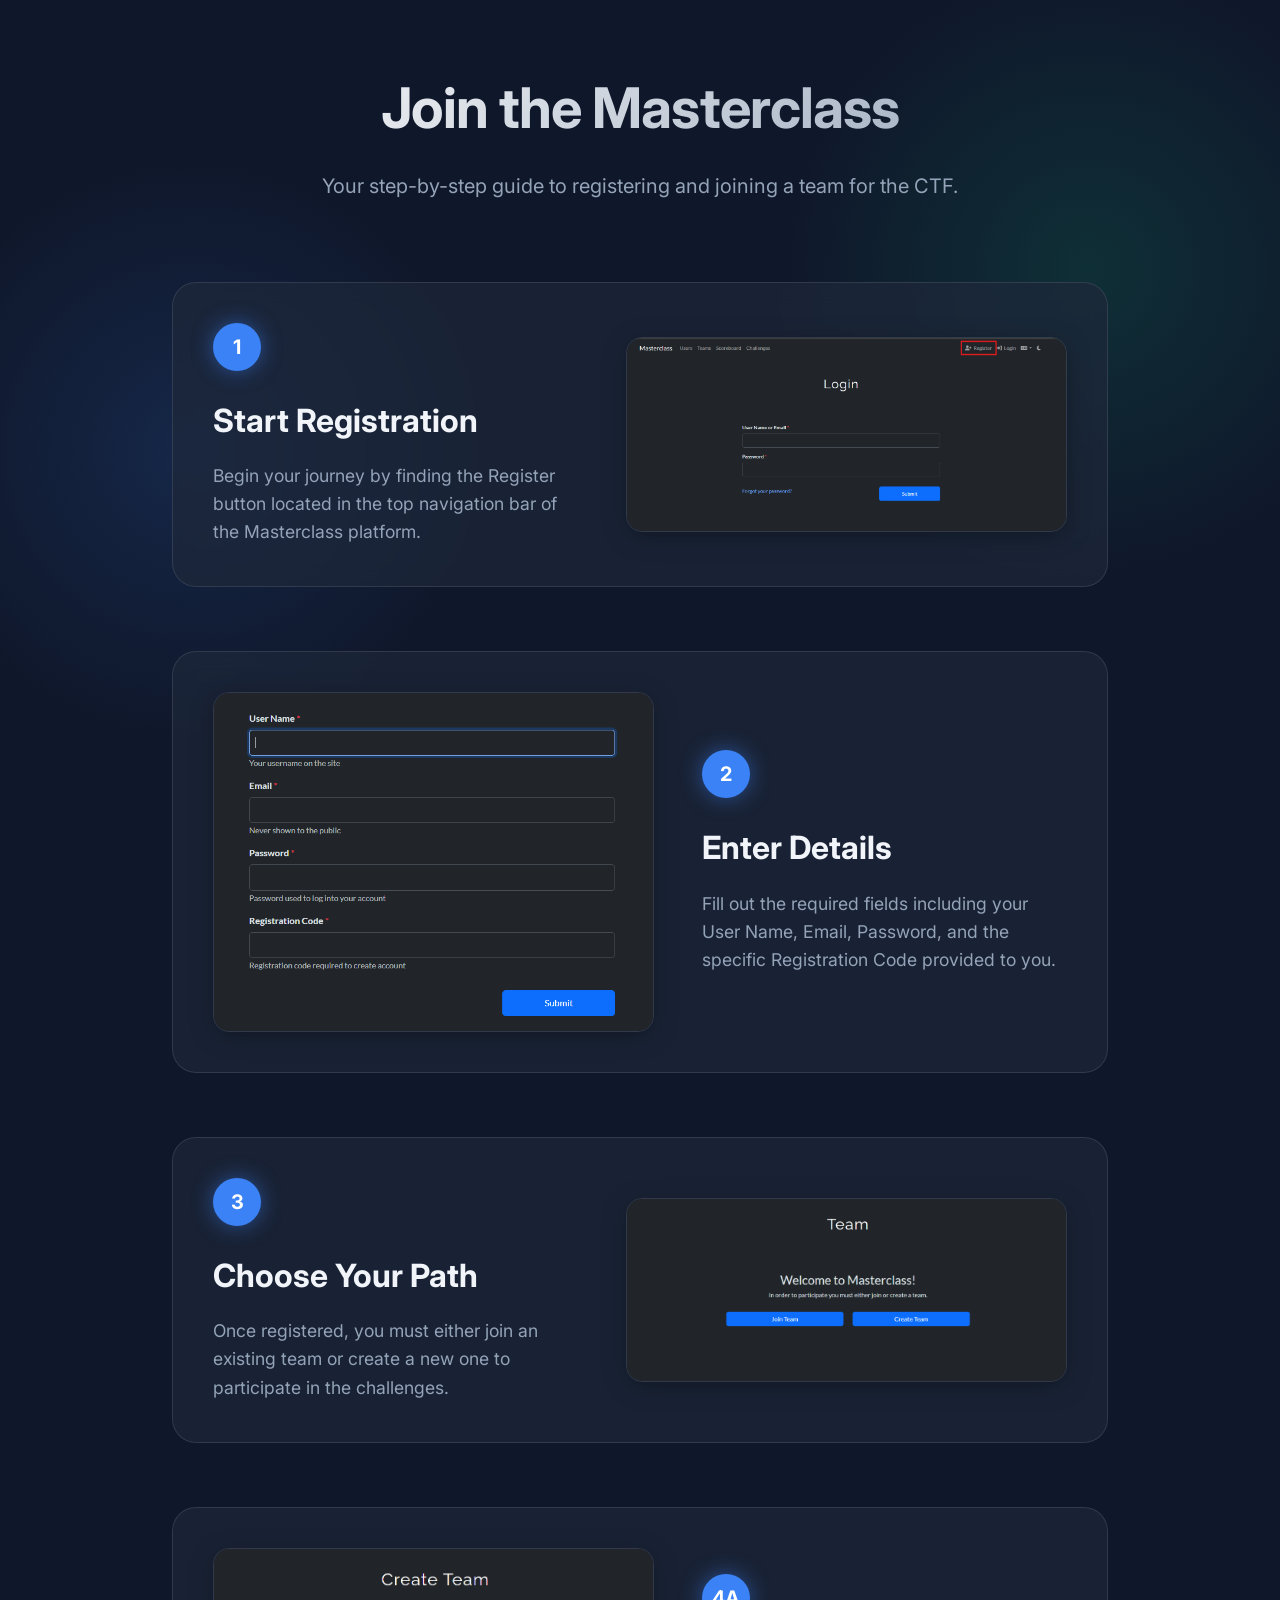
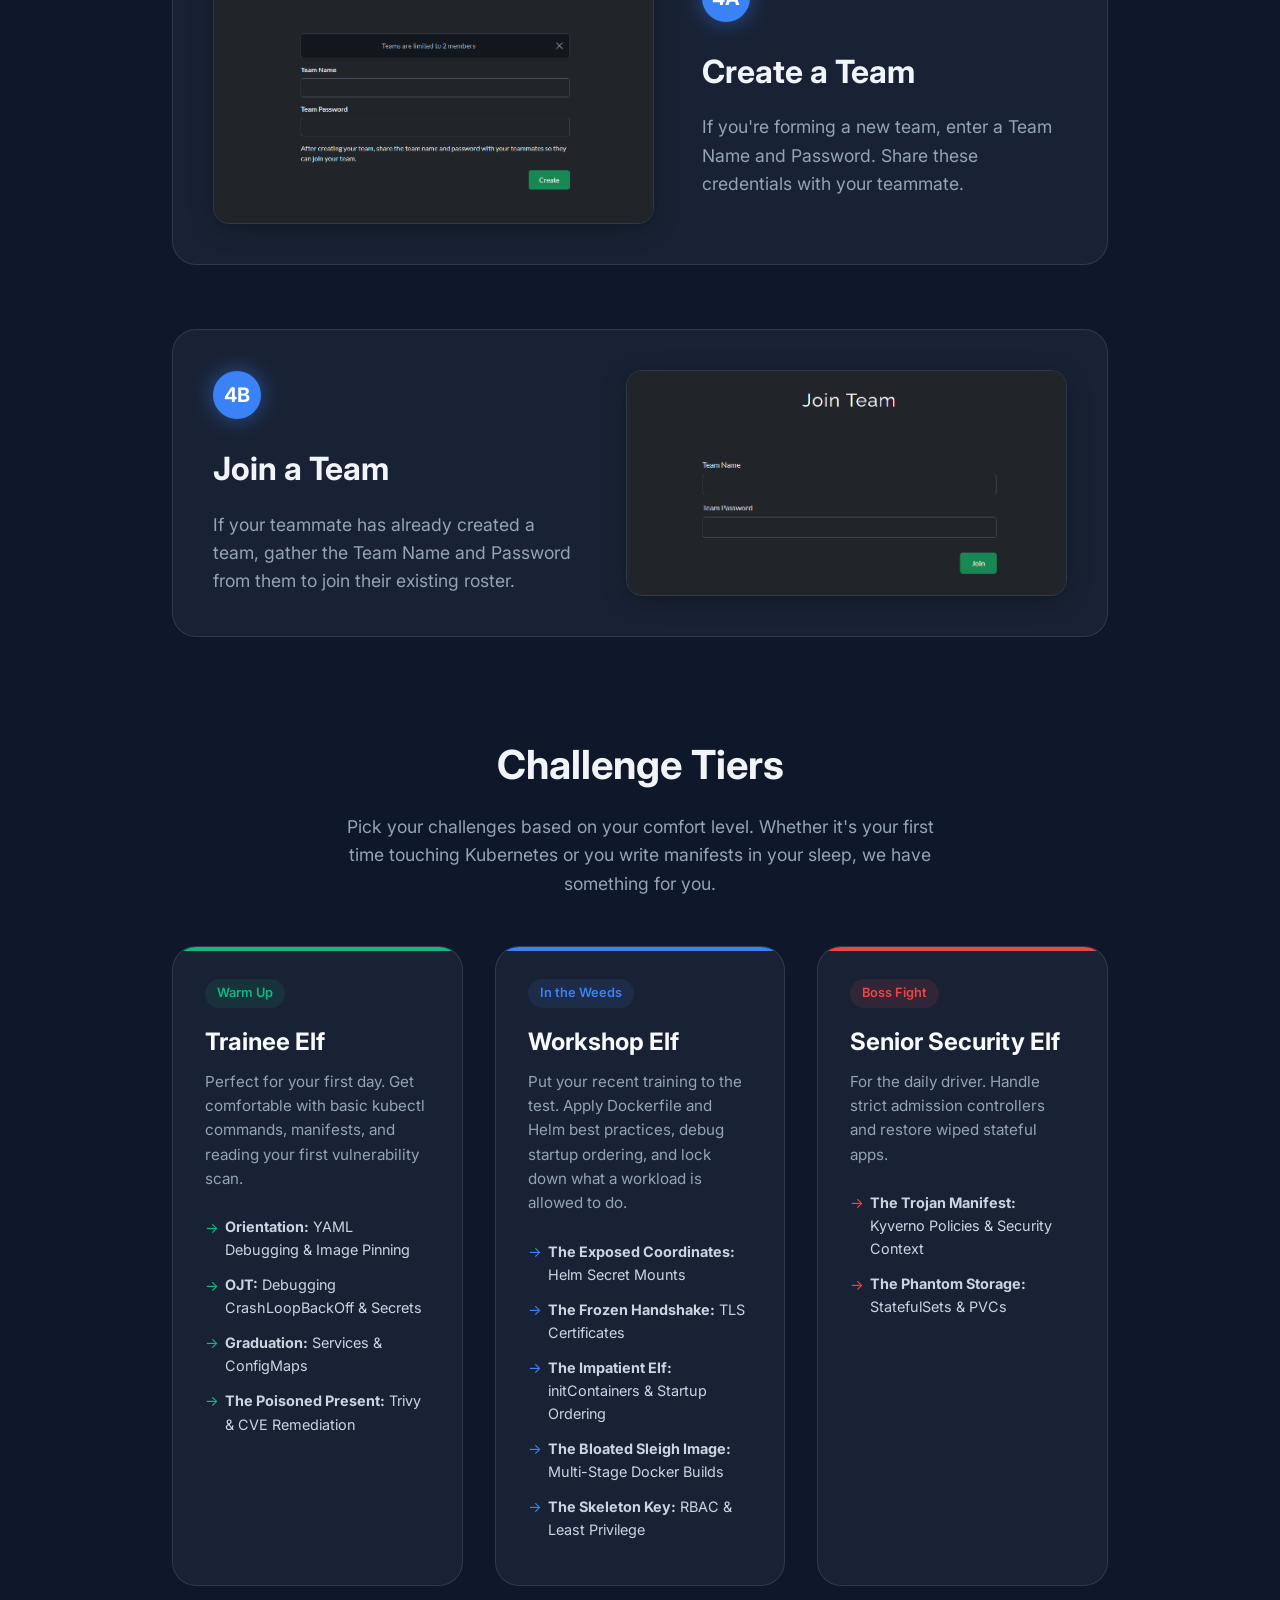
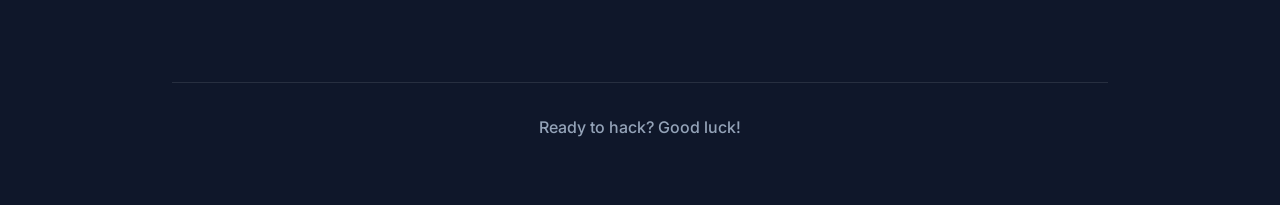
<file: ctfd/index.html>
<!DOCTYPE html>
<html lang="en">

<head>
    <meta charset="UTF-8">
    <meta name="viewport" content="width=device-width, initial-scale=1.0">
    <title>CTFd Registration Guide</title>
    <meta name="description"
        content="Step-by-step registration guide for CTFd Masterclass. Learn how to register, create a team, or join an existing team.">
    <link href="https://fonts.googleapis.com/css2?family=Inter:wght@400;500;600;700&display=swap" rel="stylesheet">
    <link rel="stylesheet" href="style.css">
</head>

<body>
    <div class="container">
        <header>
            <h1 id="main-title">Join the Masterclass</h1>
            <p>Your step-by-step guide to registering and joining a team for the CTF.</p>
        </header>

        <main>
            <section class="step-card" id="step-1-register">
                <div class="step-content">
                    <div class="step-number">1</div>
                    <h2>Start Registration</h2>
                    <p>Begin your journey by finding the Register button located in the top navigation bar of the
                        Masterclass platform.</p>
                </div>
                <div class="step-image">
                    <img src="usage/register.png" alt="Register button highlighted in navbar">
                </div>
            </section>

            <section class="step-card" id="step-2-details">
                <div class="step-content">
                    <div class="step-number">2</div>
                    <h2>Enter Details</h2>
                    <p>Fill out the required fields including your User Name, Email, Password, and the specific
                        Registration Code provided to you.</p>
                </div>
                <div class="step-image">
                    <img src="usage/details.png" alt="Registration details form">
                </div>
            </section>

            <section class="step-card" id="step-3-path">
                <div class="step-content">
                    <div class="step-number">3</div>
                    <h2>Choose Your Path</h2>
                    <p>Once registered, you must either join an existing team or create a new one to participate in the
                        challenges.</p>
                </div>
                <div class="step-image">
                    <img src="usage/create-or-join-team.png" alt="Create or Join Team selection">
                </div>
            </section>

            <section class="step-card" id="step-4a-create">
                <div class="step-content">
                    <div class="step-number">4A</div>
                    <h2>Create a Team</h2>
                    <p>If you're forming a new team, enter a Team Name and Password. Share these credentials with your
                        teammate.</p>
                </div>
                <div class="step-image">
                    <img src="usage/create-team.png" alt="Form to create a new team">
                </div>
            </section>

            <section class="step-card" id="step-4b-join">
                <div class="step-content">
                    <div class="step-number">4B</div>
                    <h2>Join a Team</h2>
                    <p>If your teammate has already created a team, gather the Team Name and Password from them to join
                        their existing roster.</p>
                </div>
                <div class="step-image">
                    <img src="usage/join-team.png" alt="Form to join an existing team">
                </div>
            </section>
        <section class="tiers-section" id="challenge-tiers">
            <div class="tiers-header">
                <h2>Challenge Tiers</h2>
                <p>Pick your challenges based on your comfort level. Whether it's your first time touching Kubernetes or you write manifests in your sleep, we have something for you.</p>
            </div>

            <div class="tier-grid">
                <!-- Trainee Tier -->
                <div class="tier-card trainee">
                    <div class="tier-badge">Warm Up</div>
                    <h3>Trainee Elf</h3>
                    <p>Perfect for your first day. Get comfortable with basic kubectl commands, manifests, and reading your first vulnerability scan.</p>
                    <ul class="challenge-list">
                        <li><strong>Orientation:</strong> YAML Debugging & Image Pinning</li>
                        <li><strong>OJT:</strong> Debugging CrashLoopBackOff & Secrets</li>
                        <li><strong>Graduation:</strong> Services & ConfigMaps</li>
                        <li><strong>The Poisoned Present:</strong> Trivy & CVE Remediation</li>
                    </ul>
                </div>

                <!-- Workshop Tier -->
                <div class="tier-card workshop">
                    <div class="tier-badge">In the Weeds</div>
                    <h3>Workshop Elf</h3>
                    <p>Put your recent training to the test. Apply Dockerfile and Helm best practices, debug startup ordering, and lock down what a workload is allowed to do.</p>
                    <ul class="challenge-list">
                        <li><strong>The Exposed Coordinates:</strong> Helm Secret Mounts</li>
                        <li><strong>The Frozen Handshake:</strong> TLS Certificates</li>
                        <li><strong>The Impatient Elf:</strong> initContainers & Startup Ordering</li>
                        <li><strong>The Bloated Sleigh Image:</strong> Multi-Stage Docker Builds</li>
                        <li><strong>The Skeleton Key:</strong> RBAC & Least Privilege</li>
                    </ul>
                </div>

                <!-- Senior Tier -->
                <div class="tier-card senior">
                    <div class="tier-badge">Boss Fight</div>
                    <h3>Senior Security Elf</h3>
                    <p>For the daily driver. Handle strict admission controllers and restore wiped stateful apps.</p>
                    <ul class="challenge-list">
                        <li><strong>The Trojan Manifest:</strong> Kyverno Policies & Security Context</li>
                        <li><strong>The Phantom Storage:</strong> StatefulSets & PVCs</li>
                    </ul>
                </div>
            </div>
        </section>
        </main>

        <footer>
            <p>Ready to hack? Good luck!</p>
        </footer>
    </div>
</body>

</html>
</file>
<file: ctfd/style.css>
:root {
    --bg-primary: #0f172a;
    --text-primary: #f8fafc;
    --text-secondary: #94a3b8;
    --accent: #3b82f6;
    --accent-glow: rgba(59, 130, 246, 0.5);
    --card-bg: rgba(30, 41, 59, 0.7);
    --border-color: rgba(255, 255, 255, 0.1);
}

* {
    margin: 0;
    padding: 0;
    box-sizing: border-box;
}

body {
    font-family: 'Inter', sans-serif;
    background-color: var(--bg-primary);
    color: var(--text-primary);
    line-height: 1.6;
    background-image:
        radial-gradient(circle at 15% 50%, rgba(59, 130, 246, 0.15), transparent 25%),
        radial-gradient(circle at 85% 30%, rgba(16, 185, 129, 0.15), transparent 25%);
    background-attachment: fixed;
}

.container {
    max-width: 1000px;
    margin: 0 auto;
    padding: 4rem 2rem;
}

header {
    text-align: center;
    margin-bottom: 5rem;
    animation: fadeInDown 1s ease-out;
}

h1 {
    font-size: 3.5rem;
    font-weight: 700;
    margin-bottom: 1rem;
    background: linear-gradient(135deg, #fff, #94a3b8);
    -webkit-background-clip: text;
    background-clip: text;
    -webkit-text-fill-color: transparent;
    letter-spacing: -1px;
}

header p {
    font-size: 1.25rem;
    color: var(--text-secondary);
}

.step-card {
    display: flex;
    align-items: center;
    gap: 3rem;
    margin-bottom: 4rem;
    padding: 2.5rem;
    background: var(--card-bg);
    border: 1px solid var(--border-color);
    border-radius: 1.5rem;
    backdrop-filter: blur(10px);
    transition: transform 0.3s ease, box-shadow 0.3s ease, border-color 0.3s ease;
    animation: fadeInUp 0.8s ease-out backwards;
}

.step-card:nth-child(even) {
    flex-direction: row-reverse;
}

.step-card:hover {
    transform: translateY(-5px);
    box-shadow: 0 10px 30px rgba(0, 0, 0, 0.5);
    border-color: rgba(255, 255, 255, 0.2);
}

.step-content {
    flex: 1;
}

.step-number {
    display: inline-flex;
    align-items: center;
    justify-content: center;
    width: 3rem;
    height: 3rem;
    background: var(--accent);
    color: white;
    border-radius: 50%;
    font-size: 1.25rem;
    font-weight: 700;
    margin-bottom: 1.5rem;
    box-shadow: 0 0 20px var(--accent-glow);
}

.step-content h2 {
    font-size: 2rem;
    margin-bottom: 1rem;
    color: #f1f5f9;
}

.step-content p {
    color: var(--text-secondary);
    font-size: 1.1rem;
}

.step-image {
    flex: 1.2;
    border-radius: 1rem;
    overflow: hidden;
    box-shadow: 0 5px 25px rgba(0, 0, 0, 0.3);
    border: 1px solid var(--border-color);
}

.step-image img {
    width: 100%;
    height: auto;
    display: block;
    transition: transform 0.5s ease;
}

.step-card:hover .step-image img {
    transform: scale(1.03);
}

footer {
    text-align: center;
    margin-top: 6rem;
    padding-top: 2rem;
    border-top: 1px solid var(--border-color);
    color: var(--text-secondary);
    font-weight: 500;
}

/* Tier Sections */
.tiers-section {
    margin-top: 6rem;
    animation: fadeInUp 1s ease-out backwards;
    animation-delay: 1.1s;
}

.tiers-header {
    text-align: center;
    margin-bottom: 3rem;
}

.tiers-header h2 {
    font-size: 2.5rem;
    margin-bottom: 1rem;
    color: #f1f5f9;
}

.tiers-header p {
    color: var(--text-secondary);
    font-size: 1.1rem;
    max-width: 600px;
    margin: 0 auto;
}

.tier-grid {
    display: grid;
    grid-template-columns: repeat(auto-fit, minmax(280px, 1fr));
    gap: 2rem;
}

.tier-card {
    background: var(--card-bg);
    border: 1px solid var(--border-color);
    border-radius: 1.5rem;
    padding: 2rem;
    backdrop-filter: blur(10px);
    transition: transform 0.3s ease, box-shadow 0.3s ease, border-color 0.3s ease;
    position: relative;
    overflow: hidden;
}

.tier-card:hover {
    transform: translateY(-5px);
    box-shadow: 0 10px 30px rgba(0, 0, 0, 0.5);
}

.tier-card::before {
    content: '';
    position: absolute;
    top: 0;
    left: 0;
    width: 100%;
    height: 4px;
}

.tier-card.trainee::before { background: #10b981; }
.tier-card.workshop::before { background: #3b82f6; }
.tier-card.senior::before { background: #ef4444; }

.tier-badge {
    display: inline-block;
    padding: 0.25rem 0.75rem;
    border-radius: 1rem;
    font-size: 0.8rem;
    font-weight: 600;
    margin-bottom: 1rem;
    background: rgba(255, 255, 255, 0.1);
}

.tier-card.trainee .tier-badge { color: #10b981; background: rgba(16, 185, 129, 0.1); }
.tier-card.workshop .tier-badge { color: #3b82f6; background: rgba(59, 130, 246, 0.1); }
.tier-card.senior .tier-badge { color: #ef4444; background: rgba(239, 68, 68, 0.1); }

.tier-card h3 {
    font-size: 1.5rem;
    margin-bottom: 0.5rem;
    color: #f8fafc;
}

.tier-card p {
    color: var(--text-secondary);
    margin-bottom: 1.5rem;
    font-size: 0.95rem;
}

.challenge-list {
    list-style: none;
}

.challenge-list li {
    margin-bottom: 0.75rem;
    font-size: 0.9rem;
    color: #cbd5e1;
    position: relative;
    padding-left: 1.25rem;
}

.challenge-list li::before {
    content: '→';
    position: absolute;
    left: 0;
    color: var(--accent);
}

.tier-card.trainee .challenge-list li::before { color: #10b981; }
.tier-card.workshop .challenge-list li::before { color: #3b82f6; }
.tier-card.senior .challenge-list li::before { color: #ef4444; }

/* Animations */
@keyframes fadeInUp {
    from {
        opacity: 0;
        transform: translateY(30px);
    }

    to {
        opacity: 1;
        transform: translateY(0);
    }
}

@keyframes fadeInDown {
    from {
        opacity: 0;
        transform: translateY(-30px);
    }

    to {
        opacity: 1;
        transform: translateY(0);
    }
}

/* Staggered animation delays for cards */
.step-card:nth-child(1) {
    animation-delay: 0.1s;
}

.step-card:nth-child(2) {
    animation-delay: 0.3s;
}

.step-card:nth-child(3) {
    animation-delay: 0.5s;
}

.step-card:nth-child(4) {
    animation-delay: 0.7s;
}

.step-card:nth-child(5) {
    animation-delay: 0.9s;
}

/* Responsive adjustments */
@media (max-width: 768px) {

    .step-card,
    .step-card:nth-child(even) {
        flex-direction: column;
        text-align: center;
        gap: 2rem;
        padding: 1.5rem;
    }

    .step-number {
        margin: 0 auto 1.5rem;
    }

    h1 {
        font-size: 2.5rem;
    }
}
</file>
